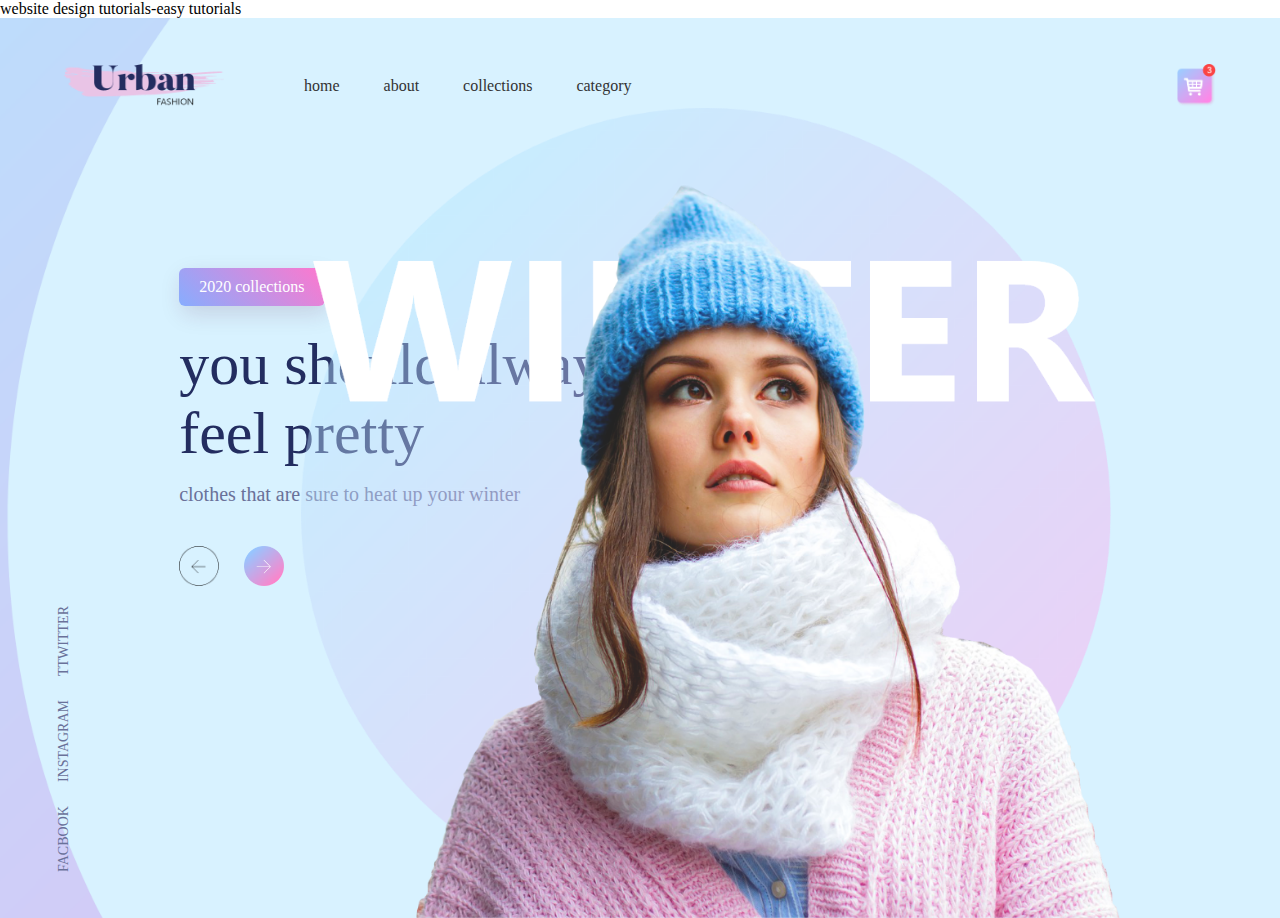
<file: index.html>
<html>
<head>
    <tittle>website design tutorials-easy tutorials</tittle>
    <link rel="stylesheet" href="style.css">
</head>
<body>
    <div class="container">
        <div class="navber">
            <img src="./assets/logo.png" class="logo">
            <nav>
                <ul>
                    <li><a href="">home</a></li>
                    <li><a href="">about</a></li>
                    <li><a href="">collections</a></li>
                    <li><a href="">category</a></li>
                </ul>
            </nav>
            <img src="./assets/cart.png" class="cart">
        </div>

        <div class="content">
            <a href="" class="btn">2020 collections</a>
            <h1>you should always<br> feel pretty</h1>
            <p>clothes that are sure to heat up your winter</p>
            
            <div class="arrow-icons">
                <img src="./assets/back-arrow.png">
                <img src="./assets/next-arrow.png">
            </div> 
        </div>


        <img src="assets/img.png" class="feature-img">

        <div class="social-links">
            <a href="">FACBOOK</a>
            <a href="">INSTAGRAM</a>
            <a href="">TTWITTER</a>
        </div>


    </div>
</body>    
</html>
</file>
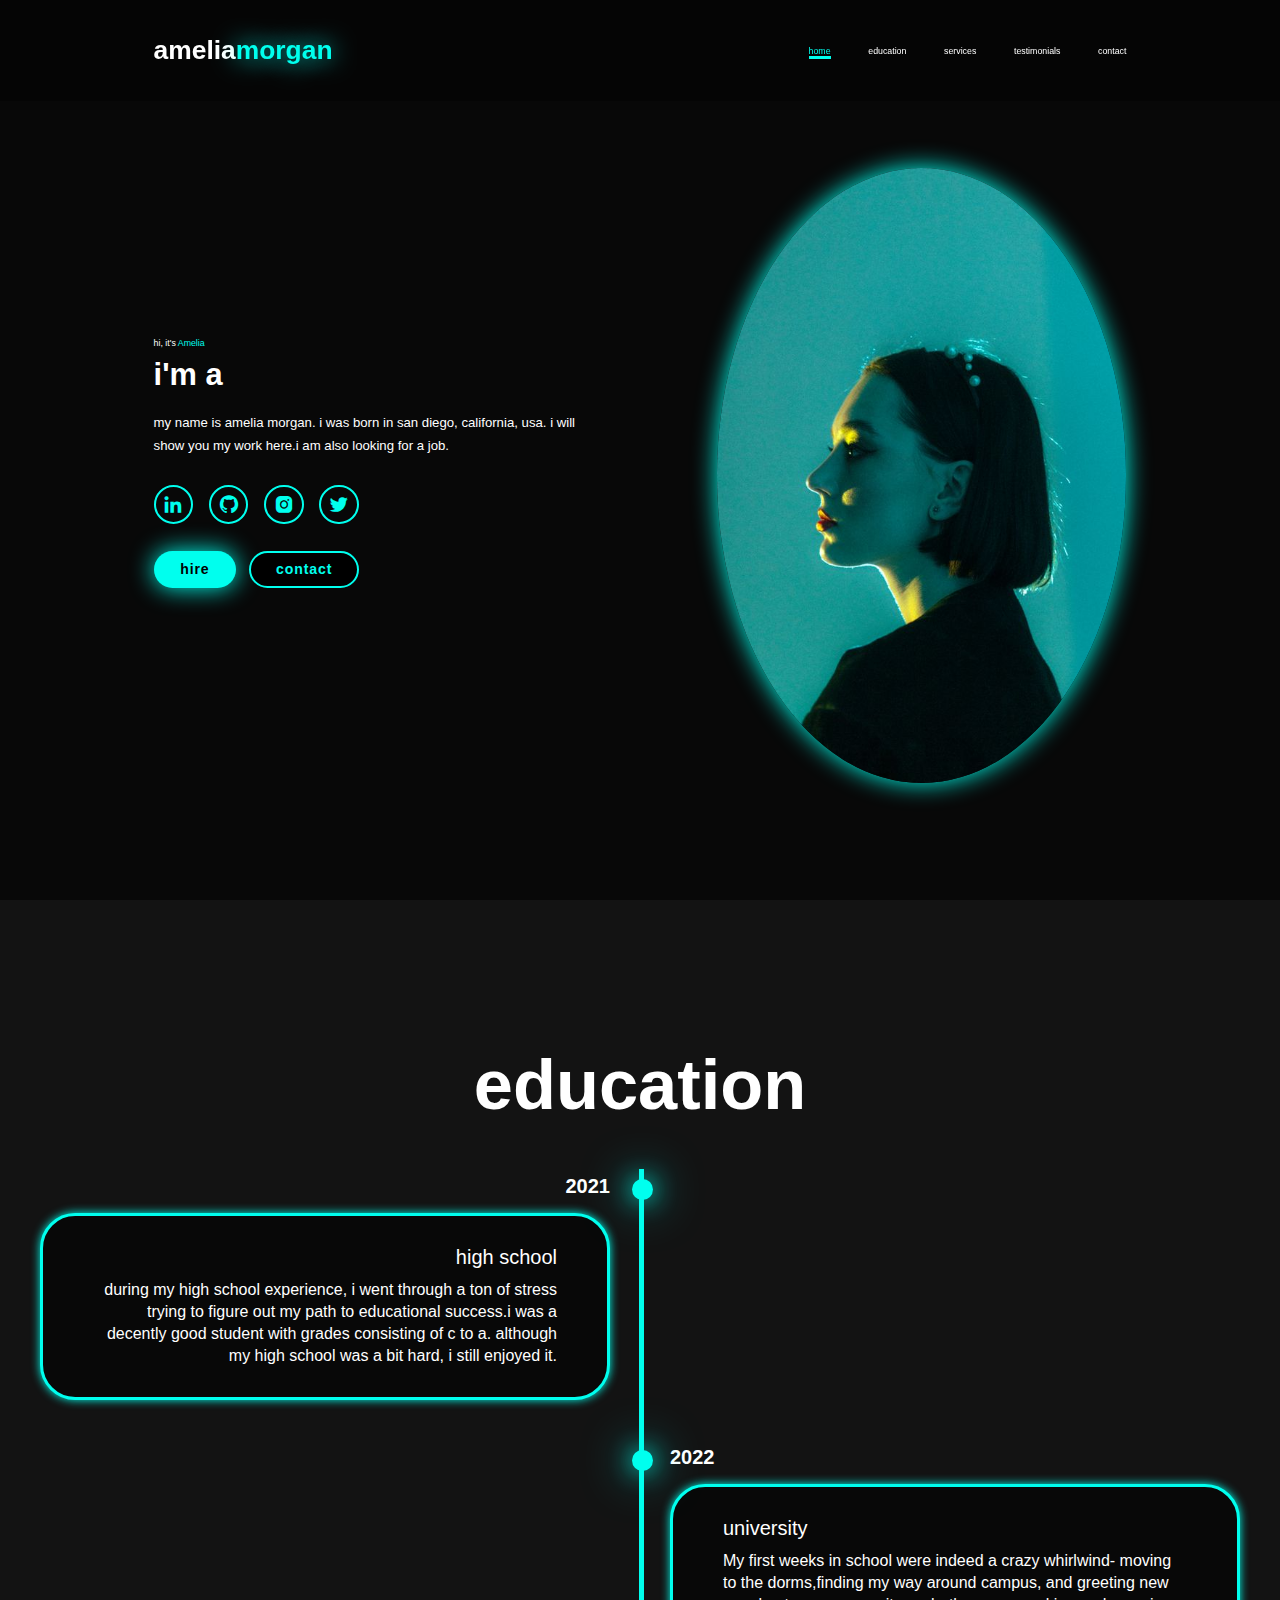
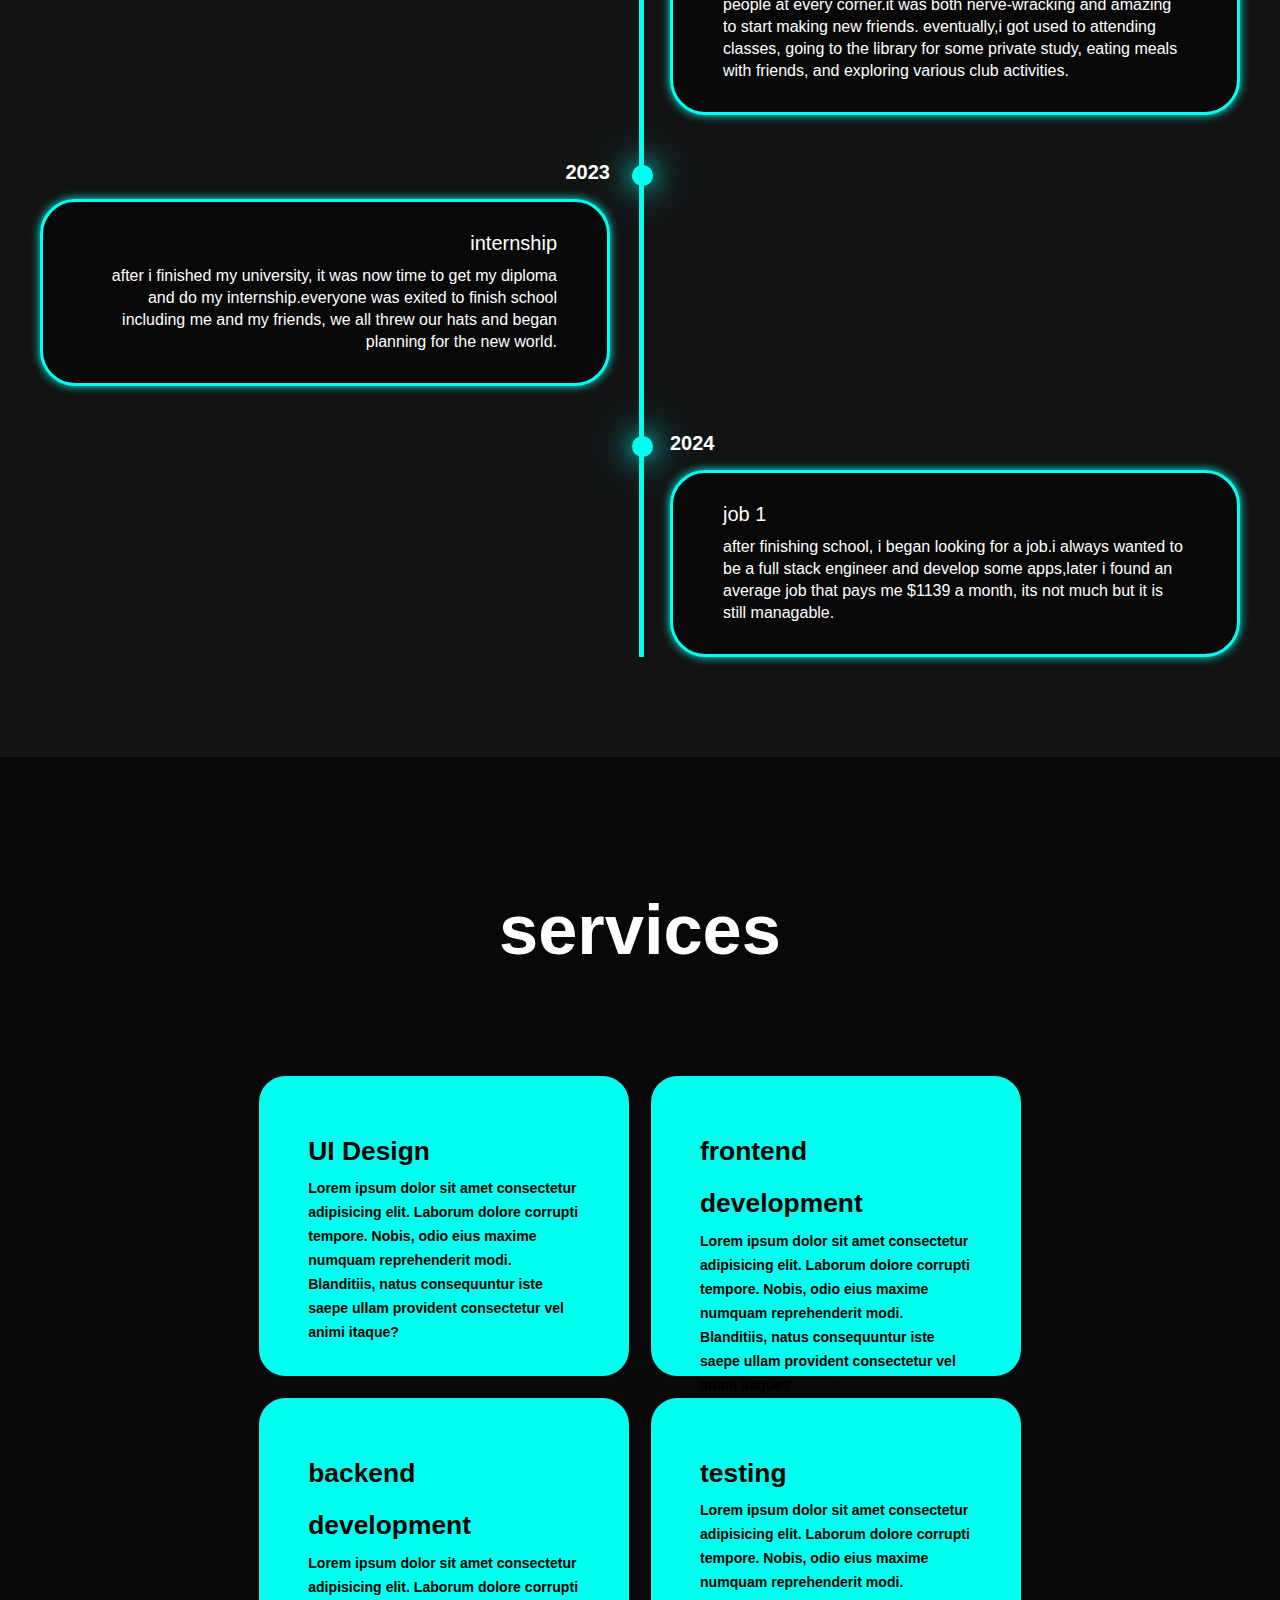
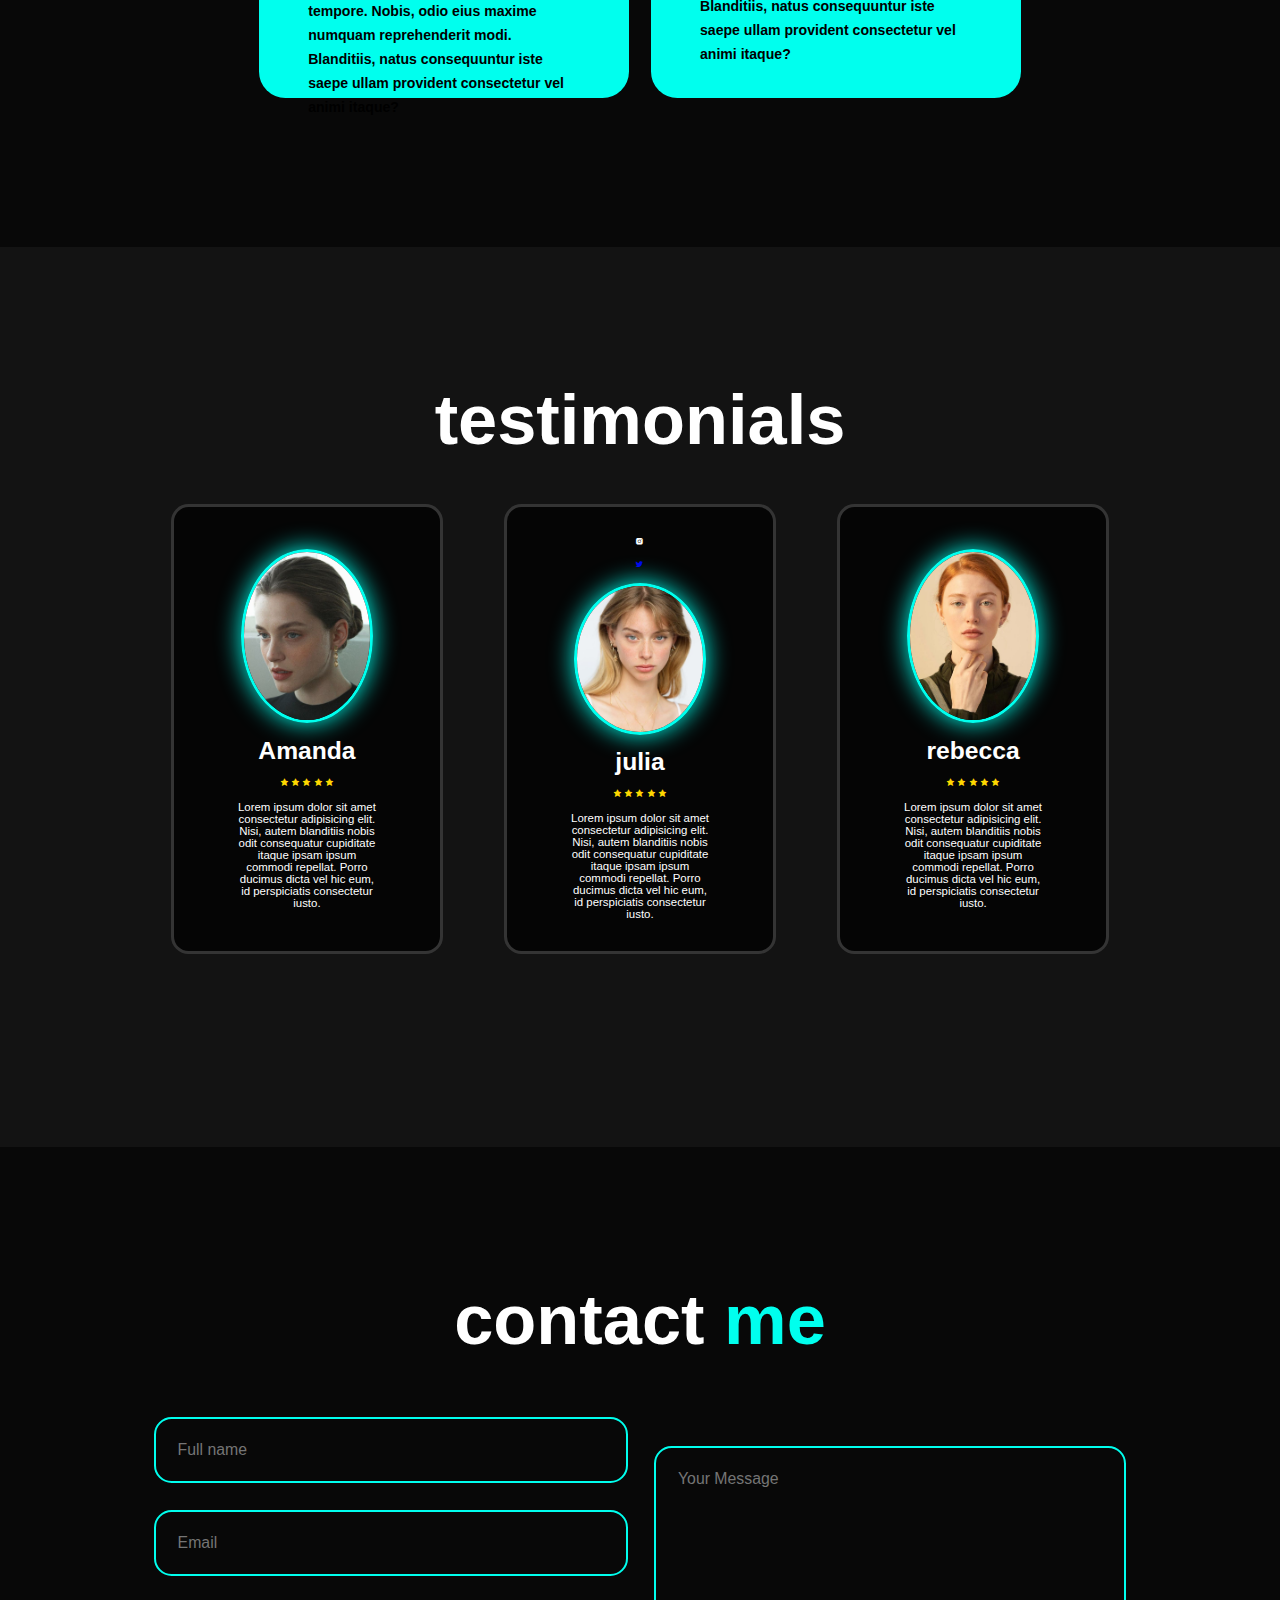
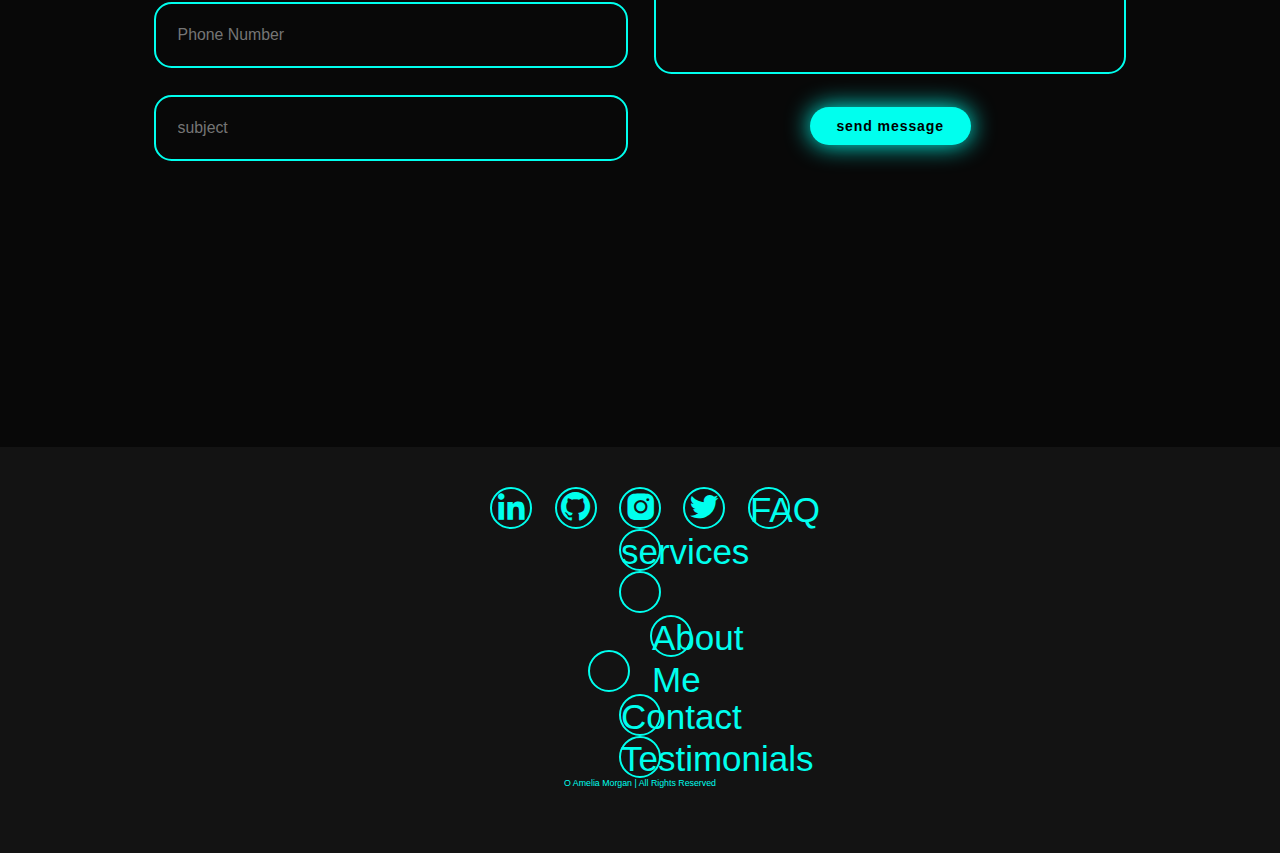
<file: folio.html.css.javascript/index.html>
<!DOCTYPE html>
<html lang="en">
<head>
    <meta charset="utf-8">
    <meta name="viewport"
    content="width=device-width, initial-scale=1.0">
    <title>responsive portforlio website</title>
    <link rel="stylesheet" href="style.css">
    <link href='https://unpkg.com/boxicons@2.1.4/css/boxicons.min.css'
     rel='stylesheet'>
</head>
<body>

    <header class="header">
        <a href="#home" class="logo">amelia<span>morgan</span></a>

        <i class='bx bx-menu' id="menu-icon"></i>

        <nav class="navbar">
            <a href="#home" class="active">home</a>
            <a href="#education">education</a>
            <a href="#services">services</a>
            <a href="#testimonials">testimonials</a>
            <a href="#contact">contact</a>

        </nav>
    </header>

    <section class="home" id="home">
        <div class="home-content">
            <hi>hi, it's <span>Amelia</span></hi>
            <h3 class="text-animation">i'm a <span></span></h3>
            <p>my name is amelia morgan. i was born in san diego,
               california, usa. i will show you my work here.i am
               also looking for a job.

            </p>
            <div class="social-icons">
                <a href="#"><i class='bx bxl-linkedin'></i></a>
                <a href="#"><i class='bx bxl-github'></i></a>
                <a href="#"><i class='bx bxl-instagram-alt'></i></a>
                <a href="#"><i class='bx bxl-twitter'></i></a>
            </div>
            <div class="btn-group">
                <a href="#" class="btn">hire</a>
                <a href="#contact"
                class="btn">contact</a>
            </div>
        </div>
            <div class="home-img">
                <img src="aab8cceeb49d07b0e1f9d4a1f1c8f89a.jpg" alt="">
            </div>
    </section>

    <section class="education" id="education">
        <h2 class="heading">education</h2>

        <div class="timeline-items">
            <div class="timeline-item">
                <div class="timeline-dot"></div>
                    <div class="timeline-date">2021</div>
                    <div class="timeline-content">
                        <h3>high school</h3>
                        <p>during my high school experience,
                           i went through a ton of stress trying
                           to figure out my path to educational
                           success.i was a decently good student
                           with grades consisting of c to a.
                           although my high school was a bit
                           hard, i still enjoyed it. 
                           
                           
                        </p>
                    </div>
                
            </div>
    
            <div class="timeline-item">
                <div class="timeline-dot"></div>
                    <div class="timeline-date">2022</div>
                    <div class="timeline-content">
                        <h3>university</h3>
                        <p>My first weeks in school were indeed
                           a crazy whirlwind- moving to the dorms,finding
                           my way around campus, and greeting new people at
                           every corner.it was both nerve-wracking and amazing
                           to start making new friends. eventually,i got used to
                           attending classes, going to the library for some private
                           study, eating meals with friends, and exploring
                           various club activities.
                        </p>
                        
                             
                        
                    </div>
                
            </div>
    
            <div class="timeline-item">
                <div class="timeline-dot"></div>
                    <div class="timeline-date">2023</div>
                    <div class="timeline-content">
                        <h3>internship</h3>
                        <p>after i finished my university,
                          it was now time to get my diploma
                          and do my internship.everyone was
                          exited to  finish school including me
                          and my friends, we all threw our hats and
                          began planning for the new world. 
                        </p>
                    </div>
                
            </div>
    
            <div class="timeline-item">
                <div class="timeline-dot"></div>
                    <div class="timeline-date">2024</div>
                    <div class="timeline-content">
                        <h3>job 1</h3>
                        <p>after finishing school, i began looking for
                           a job.i always wanted to be a full stack engineer
                           and develop some apps,later i found an average job
                           that pays me $1139 a month, its not much but it is
                           still managable. 
                        </p>
                    </div>
                
            </div>
        </div>
    </section>

    <section class="services" id="services">
        <h2 class="heading">services</h2>

        <div class="services-container">
            <div class="service-box">
                <div class="service-info">
                    <h4>UI Design</h4>
                    <p>Lorem ipsum dolor sit amet consectetur
                    adipisicing elit. Laborum dolore corrupti
                    tempore. Nobis, odio eius maxime numquam
                    reprehenderit modi. Blanditiis, natus
                    consequuntur iste saepe ullam provident
                    consectetur vel animi itaque?</p>
                </div>
            </div>

            <div class="service-box">
                <div class="service-info">
                    <h4>frontend development</h4>
                    <p>Lorem ipsum dolor sit amet consectetur
                    adipisicing elit. Laborum dolore corrupti
                    tempore. Nobis, odio eius maxime numquam
                    reprehenderit modi. Blanditiis, natus
                    consequuntur iste saepe ullam provident
                    consectetur vel animi itaque?</p>
                </div>
            </div>

            <div class="service-box">
                <div class="service-info">
                    <h4>backend development</h4>
                    <p>Lorem ipsum dolor sit amet consectetur
                    adipisicing elit. Laborum dolore corrupti
                    tempore. Nobis, odio eius maxime numquam
                    reprehenderit modi. Blanditiis, natus
                    consequuntur iste saepe ullam provident
                    consectetur vel animi itaque?</p>
                </div>
            </div>
            <div class="service-box">
                <div class="service-info">
                    <h4>testing</h4>
                    <p>Lorem ipsum dolor sit amet consectetur
                    adipisicing elit. Laborum dolore corrupti
                    tempore. Nobis, odio eius maxime numquam
                    reprehenderit modi. Blanditiis, natus
                    consequuntur iste saepe ullam provident
                    consectetur vel animi itaque?</p>
                </div>
            </div>
        </div>
    </section>

    <section class="testimonials" id="testimonials">
        <div class="testimonials-box">
            <h2 class="heading">testimonials</h2>

            <div class="wrapper">
                <div class="testimonial-item">
                    <img src="1.jpg" alt="">
                    <h2>Amanda</h2>
                    <div class="rating">
                        <i class='bx bxs-star' id="star"></i>
                        <i class='bx bxs-star' id="star"></i>
                        <i class='bx bxs-star' id="star"></i>
                        <i class='bx bxs-star' id="star"></i>
                        <i class='bx bxs-star' id="star"></i>
                    </div>
                    <p>Lorem ipsum dolor sit amet consectetur
                     adipisicing elit. Nisi, autem blanditiis
                     nobis odit consequatur cupiditate itaque
                     ipsam ipsum commodi repellat. Porro ducimus
                     dicta vel hic eum, id perspiciatis
                     consectetur iusto.</p>
                </div>

                <div class="testimonial-item">
                <i class='bx bxl-instagram-alt'></i></a>
            <a href="#"><i class='bx bxl-twitter'></i></a>
            <img src="2.jpg" alt="">
                    <h2>julia</h2>
                    <div class="rating">
                        <i class='bx bxs-star' id="star"></i>
                        <i class='bx bxs-star' id="star"></i>
                        <i class='bx bxs-star' id="star"></i>
                        <i class='bx bxs-star' id="star"></i>
                        <i class='bx bxs-star' id="star"></i>
                    </div>
                    <p>Lorem ipsum dolor sit amet consectetur
                     adipisicing elit. Nisi, autem blanditiis
                     nobis odit consequatur cupiditate itaque
                     ipsam ipsum commodi repellat. Porro ducimus
                     dicta vel hic eum, id perspiciatis
                     consectetur iusto.</p>
                </div>

                <div class="testimonial-item">
                    <img src="3.jpg" alt="">
                    <h2>rebecca</h2>
                    <div class="rating">
                        <i class='bx bxs-star' id="star"></i>
                        <i class='bx bxs-star' id="star"></i>
                        <i class='bx bxs-star' id="star"></i>
                        <i class='bx bxs-star' id="star"></i>
                        <i class='bx bxs-star' id="star"></i>
                    </div>
                    <p>Lorem ipsum dolor sit amet consectetur
                     adipisicing elit. Nisi, autem blanditiis
                     nobis odit consequatur cupiditate itaque
                     ipsam ipsum commodi repellat. Porro ducimus
                     dicta vel hic eum, id perspiciatis
                     consectetur iusto.</p>
                </div>
            </div>
        </div>
    </section>

    <section class="contact" id="contact">
        <h2 class="heading">contact <span>me</span></h2>
        <form action="">
            <div class="input-group">
                <div class="input-box">
                    <input type="text"
                    placeholder="Full name">
                    <input type="email"
                    placeholder="Email">
                </div>
                <div class="input-box">
                    <input type="number"
                    placeholder="Phone Number">
                    <input type="text"
                    placeholder="subject">
                </div>
            </div>

            <div class="input-group-2">
                <textarea name="" id="" cols="30"
                rows="10" placeholder="Your Message"></textarea>
                <input type="submit" value="send message"
                class="btn">
            </div>
        </form>
    </section>

    <footer class="footer">
        <div class="social">
            <a href="#"><i class='bx bxl-linkedin'></i></a>
            <a href="#"><i class='bx bxl-github'></i></a>
            <a href="#"><i class='bx bxl-instagram-alt'></i></a>
            <a href="#"><i class='bx bxl-twitter'></i></a>
                <a href="#">FAQ</a>
            </li>

            <li>
                <a href="#">services</ai>
            </li>

            <li>
                <a href="#">About Me</a>
            </li>

            <li>
                <a href="#">Contact</a>
            </li>

            <li>
                <a href="#">Testimonials</a>
            </li>
            <p class="copywright">
                O Amelia Morgan | All Rights Reserved
            </p>
        <div>
    </footer>

    <script src="script.js"></script> 
</body>    
</html>
</file>
<file: style.css>
*{
    margin: 0;
    padding: 0;
 }

.container{
    height: 100vh;
    width:100%;
    background-image: url("./assets/background.png");
    background-position: center;
    background-size: cover;
    padding-left: 5%;
    padding-right: 5%;
    box-sizing: border-box;
    position:relative;
}

.navber{
    width: 100%;
    height: 15vh;
    margin:auto;
    display: flex;
    align-items: center;
}

.logo{
    width: 160px;
    cursor: pointer;
}

.cart{
    width: 40px;
    cursor: pointer;
}

nav{
    flex:auto;
    padding-left: 60px;
}

nav ul li{
    display: inline-block;
    list-style:none;
    margin: 0px 20px;
}

nav ul li a{
    text-decoration:none;
    color: #333;
}

.content h1{
    font-size: 60px;
    font-weight: 100;
    margin-top:24px;
    margin-bottom: 15px;
    color:#232d60;
}

.content p{
    font-size: 20px;
    color:#6a7199;
}
.content{
    margin-left: 10%;
    margin-top: 10%;
}

.content .btn{
    display: inline-block;
    background: linear-gradient(45deg, #87adfe, #ff77cd);
    border-radius: 6px;
    padding: 10px 20px;
    box-sizing: border-box;
    text-decoration: none;
    color:#fff;
    box-shadow: 3px 8px 22px rgba(94,28,68,0.15);
}

.arrow-icons{
    margin-top: 40px;
    display: flex;
}

.arrow-icons img{
    width:40px;
    margin-right: 25px;
}

.feature-img{
    height:90%;
    position:absolute;
    bottom: 0;
    right: 160px;
}

.social-links{
    transform:rotate(-90deg);
    position: absolute;
    left: -80px;
    bottom: 180px;
}

.social-links a{
    text-decoration: none;
    color: #6a7199;
    padding-right: 20px;
    font-size:14px;
}
</file>
<file: folio.html.css.javascript/style.css>
* {
  margin: 0;
  padding: 0;
  box-sizing: border-box;
  text-decoration: none;
  border: none;
  outline: none;
  scroll-behavior: smooth;
  font-family: "poppins", sans-serif;  
}

:root{
  --bg-color:#080808;
  --second-bg-color:#131313;
  --text-color:white;
  --main-color:#00ffee;
}

html{
  font-size:60%;
  overflow-x: hidden;
}

body{
  background: var(--bg-color);
  color: var(--text-color);
}

.header{
  position: fixed;
  top: 0;
  left: 0;
  width: 100%;
  padding: 4rem 12% 4rem;
  background: rgba(0, 0, 0, 0.3);
  backdrop-filter: blur(10px);
  display:flex;
  justify-content: space-between;
  align-items: center;
  z-index: 5;
}

.logo{
  font-size:3rem;
  color: var(--text-color);
  font-weight: 800;
  cursor: pointer;
  transition: 0.3s ease;
}

.logo:hover{
  transform: scale(1.1);
}

.logo span{
  text-shadow: 0 0 25px var(--main-color);
}

.navbar a{
  font-size: 1.8;
  color: var(--text-color);
  margin-left: 4rem;
  font-weight: 500;
  transition: 0.3s ease;
  border-bottom: 3px solid transparent;
}

.navbar a:hover,
.navbar a.active{
  color: var(--main-color);
  border-bottom: 3px solid var(--main-color);
}

#menu-icon{
  font-size:3.6rem;
  color: var(--main-color);
  display: none;
}

section{
  min-height: 100vh;
  padding: 10rem 12% 10rem;
}

.home{
  display: flex;
  align-items: center;
  justify-content: center;
  gap: 15rem;
}

.home-content{
  display: flex;
  flex-direction: column;
  align-items: baseline;
  text-align: left;
  justify-content: center;
  margin-top: 3rem;
}

span{
  color: var(--main-color);
}

.logo span{
  color: var(--main-color);
}

.home-content h3{
  margin-bottom: 2rem;
  margin-top: 1rem;
  font-size: 3.5rem;
}

.home-content h1{
  font-size: 7rem;
  font-weight: 700;
  margin-top: 1.5rem;
  line-height: 1;
}

.home-img{
  border-radius: 50%;
}

.home-img img{
  position: relative;
  top: 3rem;
  width: 32vw;
  border-radius: 50%;
  box-shadow: 0 0 25px var(--main-color);
  cursor: pointer;
  transition: 0.4s ease-in-out;
} 

.home-img img:hover{
  box-shadow: 0 0 25px var(--main-color),
              0 0 50px var(--main-color),
              0 0 100px var(--main-color); 
}    

.home-content p{
  font-size:1.5rem;
  font-weight: 500;
  line-height: 1.8;
  max-width: 1000px;
}

.social-icons a{
  display:inline-flex;
  justify-content: center;
  align-items: center;
  width: 4.5rem;
  height: 4.5rem;
  background: transparent;
  border: 2px solid var(--main-color);
  font-size: 2.5rem;
  border-radius: 50%;
  color: var(--main-color);
  margin: 3rem 1.5rem 3rem 0;
  transition: 0.3s ease-in-out;
}

.social-icons a:hover{
  color: var(--text-color);
  transform: scale(1.3)translateY(-5px);
  box-shadow: 0 0 25px var(--main-color);
  background-color: var(--main-color);
}

.btn{
  display: inline-block;
  padding: 1rem 2.8rem;
  background: var(--main-color);
  box-shadow: 0 0 25px var(--main-color);
  border-radius: 4rem;
  font-size: 1.6rem;
  color: black;
  border: 2px solid transparent;
  letter-spacing: 0.1rem;
  font-weight: 600;
  transition: 0.3s ease-in-out;
  cursor: pointer;
}

.btn:hover{
  transform: scale(1.05);
  box-shadow: 0 0 50px var(--main-color);
}

.btn-group{
  display: flex;
  align-items: center;
  gap: 1.5rem;
}

.btn-group a:nth-of-type(2){
  background-color: black;
  color: var(--main-color);
  border: 2px solid var(--main-color);
  box-shadow: 0 0 25px transparent;
}

.btn-group a:nth-of-type(2):hover{
  box-shadow: 0 0 25px var(--main-color);
  background-color: var(--main-color);
  color: black;
}

.text-animation{
  font-size: 34px;
  font-weight: 600;
  min-width:280px;
}

.text-animation span{
  position: relative;
}

.text-animation span::before{
  content: "web develpoper";
  color: var(--main-color);
  animation: words 20s infinite;
}

.text-animation span::after{
  content:"" ;
  background-color: var(--bg-color);
  position: absolute;
  width: calc(100% + 8px);
  height: 100%;
  border-left: 3px solid var(--bg-color);
  right: -8px;
  animation: cursor 0.6s infinite, typing 20s steps(14) 
  infinite;
}

@keyframes cursor{
  to{
    border-left: 2px solid var(--main-color);
  }
}

@keyframes words{
  0%,
  20%{
    content:"frontend designer";
  }
  21%,
  40%{
    content: "web designer";
  }
  41%,
  60%{
    content: "ui / ux designer";
  }
  61%,
  80%{
    content: "web developer";
  }
  81%,
  100%{
    content: "software tester";
  }
}

@keyframes typing{
  10%,
  15%,
  30%,
  35%,
  50%,
  55%,
  70%,
  75%,
  90%,
  95%{
    width: 0;
  }
  5%,
  20%,
  25%,
  40%,
  45%,
  60%,
  65%,
  80%,
  85%{
    width: calc(100% + 8px);
  }
  
}
.heading{
  font-size: 8rem;
  text-align: center;
  margin: 5rem 0;
}
.education{
  padding: 100px 15px;
  background: var(--second-bg-color);
}
.education h2{
  margin-bottom: 5rem;
}
.timeline-items{
  max-width: 1200px;
  margin: auto;
  display: flex;
  flex-wrap: wrap;
  position: relative;
}
.timeline-items::before{
  content:"";
  position: absolute;
  width: 5px;
  height: 100%;
  background-color: var(--main-color);
  left: calc(50% - 1px);
}
.timeline-item{
  margin-bottom: 40px;
  width: 100%;
  position: relative;
}
.timeline-item:last-child{
  margin-bottom: 0;
}
.timeline-item:nth-child(odd){
  padding-right: calc(50% + 30px);
  text-align: right;
}
.timeline-item:nth-child(even){
  padding-left: calc(50% + 30px);
}
.timeline-dot{
  height: 21px;
  width: 21px;
  background-color: var(--main-color);
  box-shadow: 0 0 25px var(--main-color),
              0 0 50px var(--main-color);
  position: absolute;
  left: calc(50% - 8px);
  border-radius: 50%;
  top: 10px;             
}
.timeline-date{
  font-size: 20px;
  font-weight: 800;
  color: white;
  margin: 6px 0 15px;
}
.timeline-content{
  background-color: var(--bg-color);
  border: 3px solid var(--main-color);
  padding: 30px 50px;
  border-radius: 4rem;
  box-shadow: 0 0 10px var(--main-color);
  cursor: pointer;
  transition: 0.3s ease-in-out;
}
.timeline-content:hover{
  transform: scale(1.05);
  box-shadow: 0 0 25px var(--main-color);
}
.timeline-content h3{
  font-size: 20px;
  color: white;
  margin: 0 0 10px;
  font-weight: 500;
}
.timeline-content p{
  color: white;
  font-size: 16px;
  font-weight: 300;
  line-height: 22px;
}
::-webkit-scrollbar{
  width: 15px;
}
::-webkit-scrollbar-thumb{
  background-color: var(--main-color);
}
::-webkit-scrollbar-track{
  background-color: var(--bg-color);
  width: 50px;
}
.services{
  background:var(--bg-color);
  color: black;
}
.services h2{
  margin-bottom: 5rem;
  color: white;
}
.services-container{
  display: grid;
  grid-template-columns: repeat(2,1fr);
  align-items: center;
  gap: 2.5rem;
}
.service-box{
  background-color: var(--main-color);
  height: 300px;
  border-radius: 3rem;
  border: 5px solid transparent;
  cursor: pointer;
  transition: 0.4 ease-in-out;
}
.service-box:hover{
  background-color: white;
  color: black;
  border: 5px solid var(--main-color);
  transform: scale(1.03);
}
.service-box .service-info{
  display: flex;
  flex-direction: column;
  text-align: left;
  max-height: 200px;
  justify-content: left;
  align-items: baseline;
  padding: 5rem 5rem;
}
.service-info h4{
  font-size: 3rem;
  font-weight: 800;
  line-height: 2;
}
.service-info p{
  font-size: 1.6rem;
  font-weight: 600;
  max-height: 100px;
  line-height:1.7;
  margin: auto;
}
.testimonials{
  background: var(--second-bg-color);
}
.testimonials-box{
  background-size: cover;
  display: flex;
  align-items: center;
  justify-content: center;
  flex-direction: column;
}
.testimonials .heading{
  margin-bottom: 5rem;
}
.testimonials-box img{
  width: 15rem;
  border-radius: 50%;
  border: 3px solid var(--main-color);
  box-shadow: 0 0 25px var(--main-color);
}
.wrapper{
  display: grid;
  grid-template-columns: repeat(3,1fr);
  gap: 3rem;
}
.testimonial-item{
  min-height: 450px;
  max-width: 450px;
  background: rgba(0, 0, 0, 0.7);
  border: 3px solid rgba(238, 238, 238, 0.2);
  border-radius: 2rem;
  margin: 0 2rem;
  padding: 30px 60px;
  cursor: pointer;
  display: flex;
  flex-direction: column;
  align-items: center;
  justify-content: center;
  text-align: center;
  gap: 1.5rem;
  color: white;
  transition: 0.4 ease-in-out;
}
.testimonial-item:hover{
  border: 3px solid var(--main-color);
  transform: translateY(-10px)scale(1.03);
  box-shadow: 0 0 50px var(--main-color);
}
.testimonial-item h2{
  font-size: 2.8rem;
}
.testimonial-item p{
  font-size: 1.3rem;
}
#star{
  color: gold;
}
.contact{
  background-color: var(--bg-color);
}
.contact h2{
  margin-bottom: 3rem;
  color: white;
}
.contact form{
  display: flex;
  align-items: center;
  justify-content: center;
  gap:3rem;
  margin: 5rem auto;
  text-align: center;
}
.contact form .input-box{
  display: flex;
  justify-content: center;
  flex-wrap: wrap;
}
.contact form .input-box input,
.contact form textarea{
  width: 100%;
  padding: 2.5rem;
  font-size: 1.8rem;
  color: var(--text-color);
  background: var(--bg-color);
  border-radius: 2rem;
  border: 2px solid var(--main-color);
  margin: 1.5rem 0;
  resize: none;
}
.contact form .btn{
  margin-top: 2rem;
}
.footer{
  position: relative;
  bottom: 0;
  width: 100%;
  padding: 40px 0;
  background-color: var(--second-bg-color);
}
.footer .social{
  text-align: center;
  padding-bottom: 25px;
  color: var(--main-color);
}
.footer .social a{
  font-size: 35px;
  color: var(--main-color);
  border:2px solid var(--main-color);
  width: 42px;
  height: 42px;
  line-height: 42px;
  display: inline-block;
  text-align: center;
  border-radius: 50%;
  margin: 0 10px;
  transition: 0.3s ease-in-out;
}
.footer .social a:hover{
  transform: scale(1.2)translateY(-10px);
  background-color: var(--main-color);
  color: black;
  box-shadow: 0 0 25px var(--main-color);
}
.footer ul{
  margin-top: 0;
  padding: 0;
  font-size: 18px;
  line-height: 1.6;
  margin-bottom: 0;
}
.footer ul li a{
  color: white;
  border-bottom: 3px solid transparent;
  transition: 0.3s ease-in-out;
}
.footer ul li a:hover{
  border-bottom: 3px solid var(--main-color);
}
.footer ul li{
  display:inline-block;
  padding: 0 15px;
}
.footer .copyright{
  margin-top: 50px;
  text-align: center;
  font-size: 16px;
  color: white;
}

@media(max-width:1285px){
  html{
    font-size: 55%;
  }
  .services-container{
    padding: 7rem;
    grid-template-columns: repeat(2,1fr);
    margin: 0 5rem;
  }
}
@media(max-width:991px){
  header{
    padding: 2rem 3%;
  }
  section{
    padding: 10rem 3% 2rem;
  }
  .timeline-items::before{
    left: 7px;
  }
  .timeline-item:nth-child(odd){
    padding-right:0;
    text-align:left;
  }
  .timeline-item:nth-child(odd),
  .timeline-item:nth-child(even){
    padding-left: 37px;
  }
  .timeline-dot{
    left: 0;
  }
  .services{
    padding-bottom: 7rem;
  }
  .testimonials .wrapper{
    grid-template-columns: repeat(1,1fr);
  }
  .contact form{
    flex-direction: column;
  }
  .footer{
    padding: 2rem 3%;
  }
}
@media(max-width:895px){
  #menu-icon{
    display:block;
  }
  .navbar{
    position: absolute;
    top: 100%;
    right: 0;
    width: 50%;
    padding: 1rem 3%;
    background: rgba(0, 0, 0, 0.8);
    backdrop-filter: blur(20px);
    border-bottom-left-radius: 2rem;
    border-left: 2px solid var(--main-color);
    border-bottom: 2px solid var(--main-color);
    display: none;
  }
  .navbar.active{
    display: block;
  }
  .navbar a{
    display: block;
    font-size: 2rem;
    margin: 3rem 0;
    color: white;
  }
  .home{
    flex-direction: column-reverse;
    margin: 5rem 4rem; 
  }
  .home-content h3{
    font-size: 2.6rem;
  }
  .home-content h1{
    font-size: 8rem;
    margin-top: 3rem;
  }
  .home-content p{
    max-width: 600px;
    margin:0 auto;
  }
  .home-img img{
    width: 56vw;
  }
  .services h2{
    margin-bottom: 3rem;
  }
  .services-container{
    grid-template-columns: repeat(1,1fr);
  }
}
</file>
